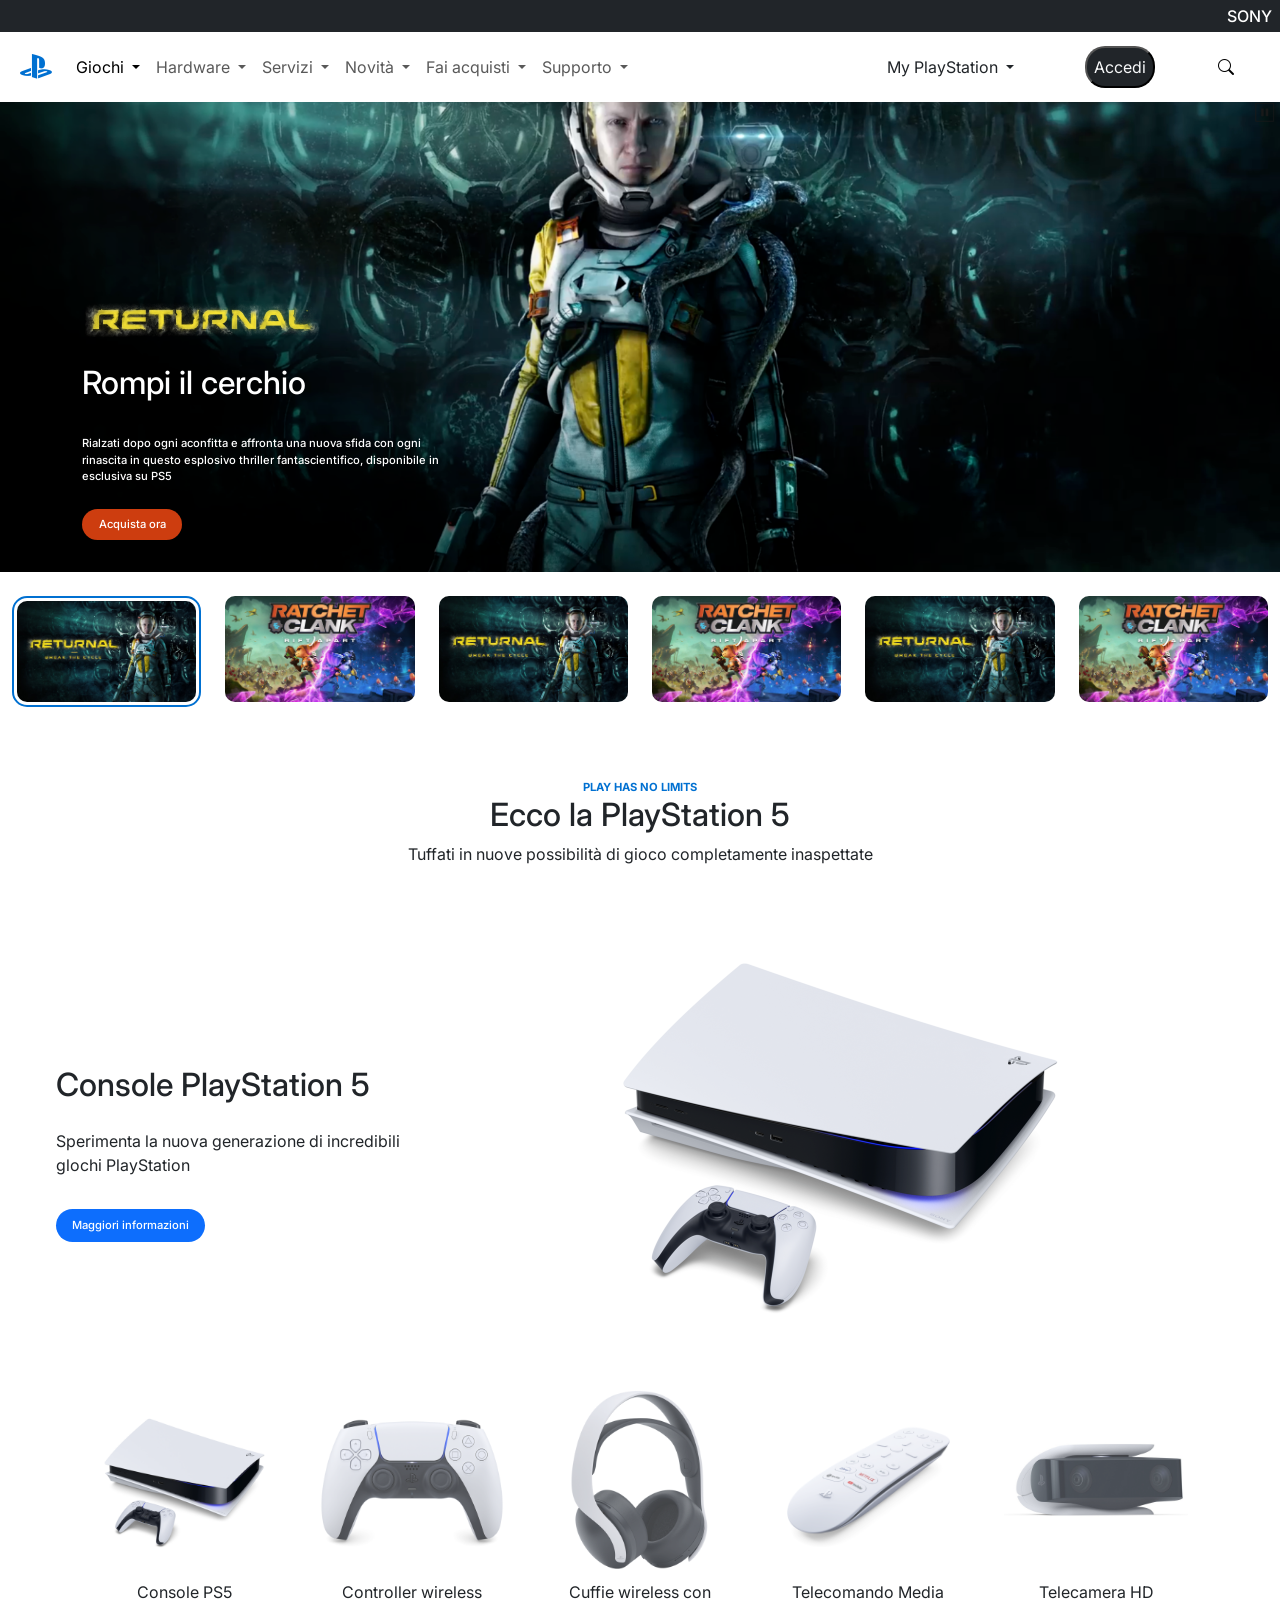
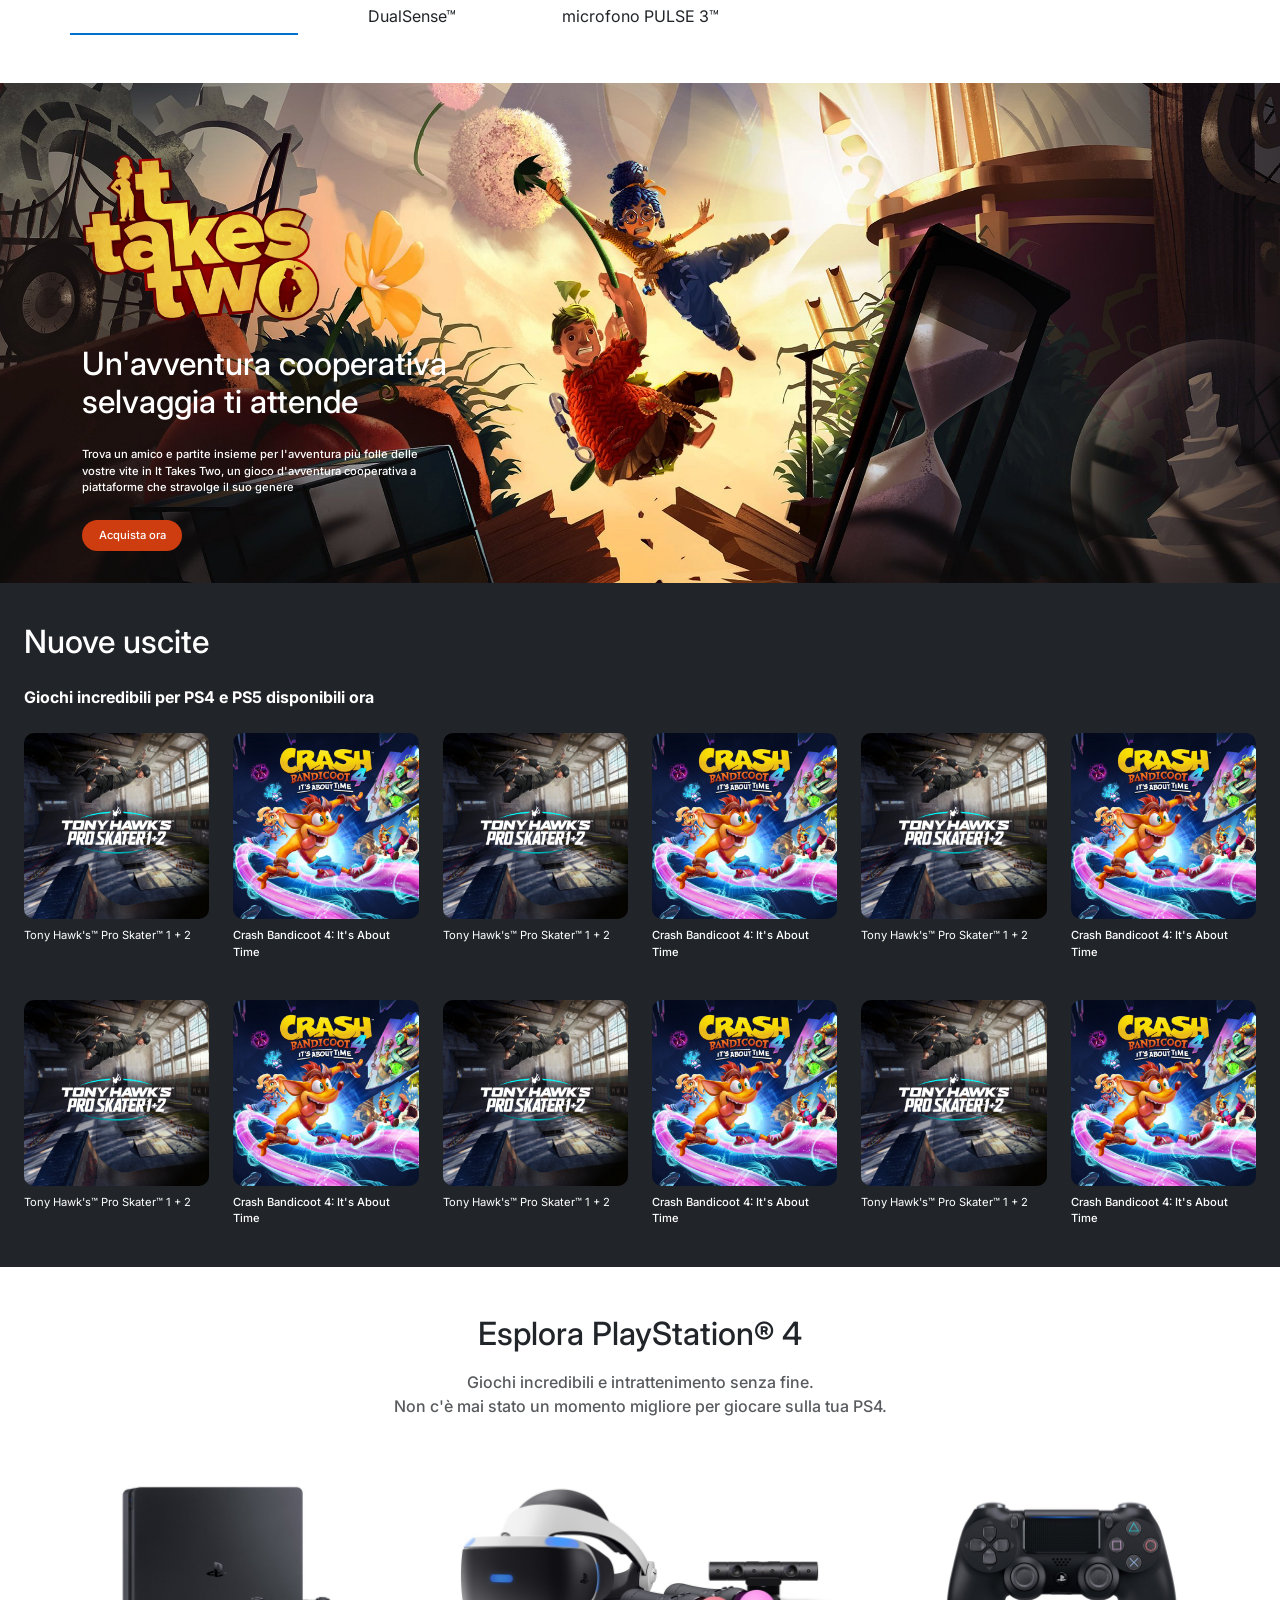
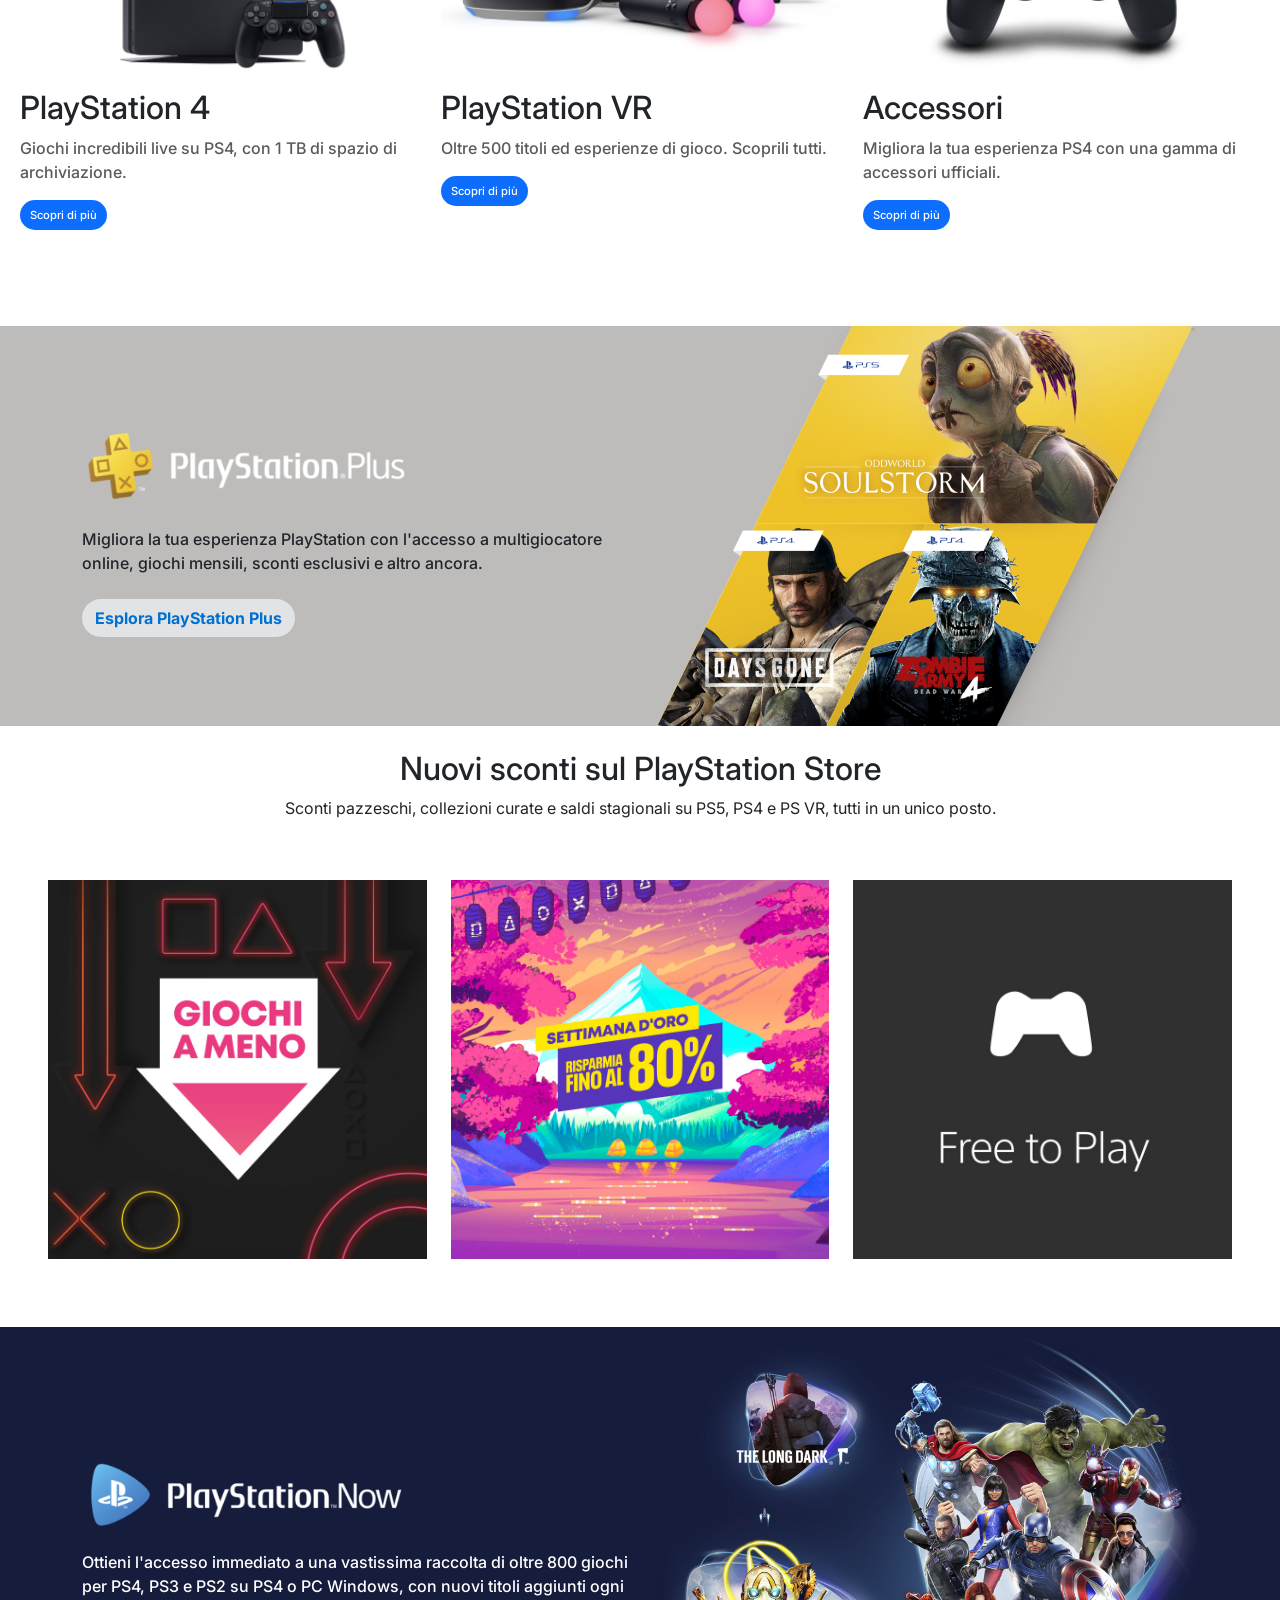
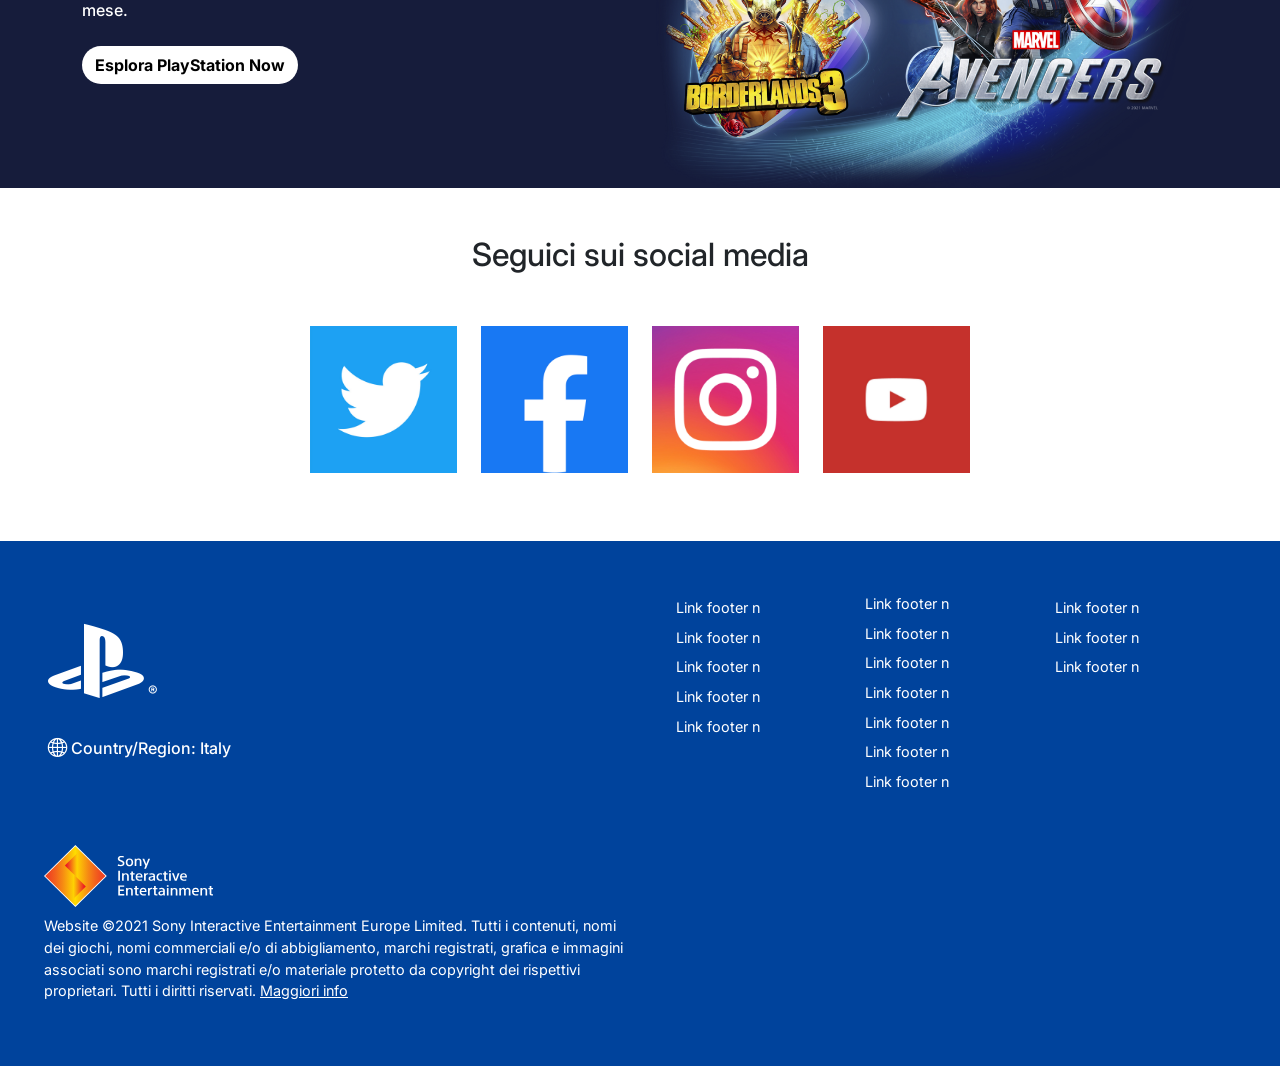
<file: index.html>
<!DOCTYPE html>
<html lang="it">

<head>
    <meta charset="UTF-8">
    <meta name="viewport" content="width=device-width, initial-scale=1.0">
    <title>htmlcss-playstation</title>

    <link rel="stylesheet" href="https://cdn.jsdelivr.net/npm/bootstrap-icons@1.13.1/font/bootstrap-icons.min.css">
    <link href="https://cdn.jsdelivr.net/npm/bootstrap@5.3.8/dist/css/bootstrap.min.css" rel="stylesheet"
        integrity="sha384-sRIl4kxILFvY47J16cr9ZwB07vP4J8+LH7qKQnuqkuIAvNWLzeN8tE5YBujZqJLB" crossorigin="anonymous">
    <link href="https://fonts.googleapis.com/css2?family=Inter:wght@300;400;500;600;700&display=swap" rel="stylesheet">
    <link rel="stylesheet" href="./Style/index.css">
    <link rel="stylesheet" href="./Style/utility.css">

</head>

<body>

    <!-- TOP BAR -->

    <div class="bg-dark text-white py-1 pe-2">
        <div class=" d-flex justify-content-end fw-500">
            <div>
                SONY
            </div>
        </div>
    </div>

    <!-- NAVBAR -->

    <nav class="navbar navbar-expand-lg dimensione-navbar sticky-top bg-white">
        <div class="container-fluid mx-2">
            <a class="navbar-brand" href="#">
                <i class="bi bi-playstation logo-navbar"></i>
            </a>
            <button class="navbar-toggler humburger-size" type="button" data-bs-toggle="collapse"
                data-bs-target="#navbarNavAltMarkup" aria-controls="navbarNavAltMarkup" aria-expanded="false"
                aria-label="Toggle navigation">
                <span class="navbar-toggler-icon"></span>
            </button>

            <div class="collapse navbar-collapse" id="navbarNavAltMarkup">

                <ul class="navbar-nav me-auto col-lg-8">

                    <!-- Giochi Dropdown -->

                    <li class="nav-item dropdown">
                        <a class="nav-link active dropdown-toggle" aria-current="page" href="./index.html"
                            id="giochiDropdown" role="button" data-bs-toggle="dropdown" aria-expanded="false">
                            Giochi
                        </a>
                        <div class="dropdown-menu" aria-labelledby="giochiDropdown">

                            <div class="d-flex">

                                <div>
                                    <img src="./img/play-menu-ico.png" alt="logo della console ps5">
                                    <a class="dropdown-item" href="#">Action RPG</a>
                                </div>

                                <div>
                                    <img src="./img/play-menu-ico.png" alt="logo della console ps5">
                                    <a class="dropdown-item" href="#">FPS</a>
                                </div>

                                <div>
                                    <img src="./img/play-menu-ico.png" alt="logo della console ps5">
                                    <a class="dropdown-item" href="#">MMO</a>
                                </div>

                                <div>
                                    <img src="./img/play-menu-ico.png" alt="logo della console ps5">
                                    <a class="dropdown-item" href="./index.html">Tutti i Giochi</a>
                                </div>

                            </div>
                        </div>
                    </li>

                    <!-- Hardware Dropdown -->

                    <li class="nav-item dropdown">
                        <a class="nav-link dropdown-toggle" href="#" id="hardwareDropdown" role="button"
                            data-bs-toggle="dropdown" aria-expanded="false">
                            Hardware
                        </a>
                        <div class="dropdown-menu" aria-labelledby="hardwareDropdown">

                            <div class="d-flex">

                                <div>
                                    <img src="./img/play-menu-ico.png" alt="logo della console ps5">
                                    <a class="dropdown-item" href="#">PS5</a>
                                </div>

                                <div>
                                    <img src="./img/play-menu-ico.png" alt="logo della console ps5">
                                    <a class="dropdown-item" href="#">PS5 Pro</a>
                                </div>

                                <div>
                                    <img src="./img/play-menu-ico.png" alt="logo della console ps5">
                                    <a class="dropdown-item" href="#">Controller</a>
                                </div>

                                <div>
                                    <hr class="dropdown-divider">
                                </div>

                                <div>
                                    <img src="./img/play-menu-ico.png" alt="logo della console ps5">
                                    <a class="dropdown-item" href="#">Accessori</a>
                                </div>
                            </div>
                    </li>

                    <!-- Servizi Dropdown -->

                    <li class="nav-item dropdown">
                        <a class="nav-link dropdown-toggle" href="#" id="serviziDropdown" role="button"
                            data-bs-toggle="dropdown" aria-expanded="false">
                            Servizi
                        </a>
                        <ul class="dropdown-menu" aria-labelledby="serviziDropdown">

                            <div class="d-flex">

                                <div>
                                    <img src="./img/play-menu-ico.png" alt="logo della console ps5">
                                    <a class="dropdown-item" href="#">PlayStation Plus</a>
                                </div>

                                <div>
                                    <img src="./img/play-menu-ico.png" alt="logo della console ps5">
                                    <a class="dropdown-item" href="#">PlayStation Now</a>
                                </div>

                                <div>
                                    <hr class="dropdown-divider">
                                </div>

                                <div>
                                    <img src="./img/play-menu-ico.png" alt="logo della console ps5">
                                    <a class="dropdown-item" href="#">Account</a>
                                </div>

                            </div>
                        </ul>
                    </li>

                    <!-- Novità Dropdown -->

                    <li class="nav-item dropdown">
                        <a class="nav-link dropdown-toggle" href="#" id="novitaDropdown" role="button"
                            data-bs-toggle="dropdown" aria-expanded="false">
                            Novità
                        </a>
                        <div class="dropdown-menu" aria-labelledby="novitaDropdown">

                            <div class="d-flex">

                                <div>
                                    <img src="./img/play-menu-ico.png" alt="logo della console ps5">
                                    <a class="dropdown-item" href="#">Uscite recenti</a>
                                </div>

                                <div>
                                    <img src="./img/play-menu-ico.png" alt="logo della console ps5">
                                    <a class="dropdown-item" href="#">Prossime uscite</a>
                                </div>

                                <div>
                                    <img src="./img/play-menu-ico.png" alt="logo della console ps5">
                                    <a class="dropdown-item" href="#">Aggiornamenti</a>
                                </div>
                            </div>
                        </div>
                    </li>

                    <!-- Acquisti Dropdown -->

                    <li class="nav-item dropdown">
                        <a class="nav-link dropdown-toggle" href="#" id="acquistiDropdown" role="button"
                            data-bs-toggle="dropdown" aria-expanded="false">
                            Fai acquisti
                        </a>

                        <div class="dropdown-menu" aria-labelledby="acquistiDropdown">

                            <div class="d-flex">

                                <div>

                                    <img src="./img/play-menu-ico.png" alt="logo della console ps5">
                                    <a class="dropdown-item" href="#">Store PS5</a>

                                </div>


                                <div>
                                    <img src="./img/play-menu-ico.png" alt="logo della console ps5">
                                    <a class="dropdown-item" href="#">Offerte</a>

                                </div>

                                <div>
                                    <hr class="dropdown-divider">
                                </div>
                                <div>
                                    <img src="./img/play-menu-ico.png" alt="logo della console ps5">
                                    <a class="dropdown-item" href="#">Carrello</a>
                                </div>

                            </div>
                        </div>
                    </li>

                    <!-- Supporto Dropdown -->

                    <li class="nav-item dropdown">

                        <a class="nav-link dropdown-toggle" href="#" id="supportoDropdown" role="button"
                            data-bs-toggle="dropdown" aria-expanded="false">
                            Supporto
                        </a>

                        <div class="dropdown-menu" aria-labelledby="supportoDropdown">

                            <div class="d-flex">

                                <div>
                                    <img src="./img/play-menu-ico.png" alt="logo della console ps5">
                                    <a class="dropdown-item" href="#">Assistenza tecnica</a>
                                </div>

                                <div>
                                    <img src="./img/play-menu-ico.png" alt="logo della console ps5">
                                    <a class="dropdown-item" href="#">Chat</a>
                                </div>

                                <div>
                                    <img src="./img/play-menu-ico.png" alt="logo della console ps5">
                                    <a class="dropdown-item" href="#">FAQ</a>
                                </div>
                            </div>

                        </div>
                    </li>
                </ul>

                <!-- PlayStation Dropdown -->

                <div class="row col-lg-4  align-items-center justify-content-end">

                    <div class="nav-item dropdown col-6">

                        <a class="nav-link dropdown-toggle" href="#" id="PlayStationDropdown" role="button"
                            data-bs-toggle="dropdown" aria-expanded="false">
                            My PlayStation
                        </a>

                        <div class="dropdown-menu" aria-labelledby="PlayStationDropdown">

                            <div class="d-flex ">

                                <div>
                                    <img src="./img/play-menu-ico.png" alt="logo della console ps5"><a
                                        class="dropdown-item" href="#">Assistenza tecnica</a>
                                </div>

                                <div>
                                    <img src="./img/play-menu-ico.png" alt="logo della console ps5"><a
                                        class="dropdown-item" href="#">Chat</a>
                                </div>
                                <div>
                                    <img class="" src="./img/play-menu-ico.png" alt="logo della console ps5"><a
                                        class="dropdown-item" href="#">FAQ</a>
                                </div>

                            </div>

                        </div>
                    </div>

                    <div class="col-4 ">

                        <button class="text-light bg-dark button-accedi ">Accedi</button>

                    </div>

                    <div class="col-2 ">

                        <a href="#"><i class="bi bi-search icon-search"></i></a>

                    </div>

                </div>
            </div>
        </div>
    </nav>

    <!-- SECTION RETURNAL -->

    <section class="returnal-background text-white">

        <div class="container h-100 d-flex flex-column justify-content-end pb-4">

            <img class="img-overlay" src="./img/returnal-hero-banner-logo.png" alt="Nome del gioco 'returnal'">

            <h1 class="font-size-2 py-4 col-lg-4">Rompi il cerchio</h1>

            <p class="font-size-07 fw-500 col-lg-4">
                Rialzati dopo ogni aconfitta e affronta una nuova sfida con ogni
                rinascita in questo esplosivo thriller fantascientifico,
                disponibile in esclusiva su PS5
            </p>

            <a href="./forum-acquisti.html" class="btn btn-acquista text-white font-size-07 fw-500 my-2">
                Acquista ora
            </a>

        </div>
    </section>

    <!-- SECTION GAMES -->

    <section class="games-section py-4 mb-5">
        <div class="container-fluid ">

            <div class="row g-4">

                <div class="col-6 col-sm-4 col-lg-2">
                    <div class="game-card selected">
                        <div class="border-wrapper img-hover">

                            <img src="./img/returnal-listing-thumb-01-ps5.jpg" alt="Gioco 1"
                                class="img-fluid border-img ">

                        </div>
                    </div>
                </div>

                <div class="col-6 col-sm-4 col-lg-2">
                    <div class="game-card img-hover">
                        <img src="./img/ratchet-and-clank-rift-apart-keyart.jpg" alt="Gioco 2"
                            class="img-fluid border-img">

                    </div>
                </div>

                <div class="col-6 col-sm-4 col-lg-2">
                    <div class="game-card img-hover">
                        <img src="./img/returnal-listing-thumb-01-ps5.jpg" alt="Gioco 1" class="img-fluid border-img">

                    </div>
                </div>

                <div class="col-6 col-sm-4 col-lg-2">
                    <div class="game-card img-hover">
                        <img src="./img/ratchet-and-clank-rift-apart-keyart.jpg" alt="Gioco 2"
                            class="img-fluid border-img">

                    </div>
                </div>

                <div class="col-6 col-sm-4 col-lg-2">
                    <div class="game-card img-hover">
                        <img src="./img/returnal-listing-thumb-01-ps5.jpg" alt="Gioco 1" class="img-fluid border-img">

                    </div>
                </div>

                <div class="col-6 col-sm-4 col-lg-2">
                    <div class="game-card img-hover">
                        <img src="./img/ratchet-and-clank-rift-apart-keyart.jpg" alt="Gioco 2"
                            class="img-fluid border-img">

                    </div>
                </div>

            </div>
        </div>
    </section>

    <!-- SECTION PS5 -->

    <input type="radio" name="product" id="ps5-radio" class="d-none" checked>
    <input type="radio" name="product" id="joypad-radio" class="d-none">
    <input type="radio" name="product" id="headset-radio" class="d-none">
    <input type="radio" name="product" id="remote-radio" class="d-none">
    <input type="radio" name="product" id="camera-radio" class="d-none">

    <section class="ps5-section px-2" id="ps5-section">
        <div class="ps5-content text-center">

            <p class="font-size-07 azurro fw-bold mb-0">PLAY HAS NO LIMITS</p>
            <h2>Ecco la PlayStation 5</h2>
            <p>Tuffati in nuove possibilità di gioco completamente inaspettate</p>

        </div>

        <div class="container-fluid px-5">

            <div class="row  align-items-center py-5">

                <div class="col-md-6 pt-5 col-lg-4">
                    <h2>Console PlayStation 5</h2>
                    <p class="py-3">Sperimenta la nuova generazione di incredibili glochi PlayStation</p>
                    <button class="ps5-button font-size-07 px-3 py-2 fw-500 bg-primary text-white">Maggiori
                        informazioni</button>
                </div>


                <div class="col-md-6 col-lg-8">

                    <div class="hero-image py-5">

                        <img class="ps5-img" src="./img/playstation-5-thumb.png" alt="Console PS5">
                        <img class="ps5-img" src="./img/joypad-thumb.png" alt="DualSense Controller">
                        <img class="ps5-img" src="./img/headset-thumb.png" alt="PULSE 3D Headset">
                        <img class="ps5-img" src="./img/remote-thumb.png" alt="Media Remote">
                        <img class="ps5-img" src="./img/camera-thumb.jpg" alt="HD Camera">

                    </div>

                </div>
            </div>
        </div>

        <div class="container">

            <div class="row">

                <div class="col-md col-4 mb-5 liena-select">

                    <label for="ps5-radio" class="product-label">

                        <img class=" ps5-img" src="./img/playstation-5-thumb.png" alt="console ps5">
                        <p class="d-none d-md-block mt-2 text-center">Console PS5</p>

                    </label>
                </div>

                <div class="col-md col-4 mb-4 hover-linea">

                    <label for="joypad-radio" class="product-label">

                        <img class="ps5-img opacity" src="./img/joypad-thumb.png" alt="controller ps5">
                        <p class="d-none d-md-block mt-2 text-center ">Controller wireless DualSense&#8482;</p>

                    </label>
                </div>

                <div class="col-md col-4 mb-4 hover-linea">

                    <label for="headset-radio" class="product-label">

                        <img class="ps5-img opacity" src="./img/headset-thumb.png" alt="cuffie wireless">
                        <p class="d-none d-md-block mt-2 text-center">Cuffie wireless con microfono PULSE 3&#8482;</p>

                    </label>
                </div>

                <div class="col-md col-4 mb-4 hover-linea">

                    <label for="remote-radio" class="product-label">

                        <img class="ps5-img opacity" src="./img/remote-thumb.png" alt="telecomando">
                        <p class="d-none d-md-block mt-2 text-center">Telecomando Media</p>

                    </label>
                </div>

                <div class="col-md col-4 mb-4 hover-linea">

                    <label for="camera-radio" class="product-label">

                        <img class="ps5-img opacity" src="./img/camera-thumb.jpg" alt="telecamera">
                        <p class="d-none d-md-block mt-2 text-center">Telecamera HD</p>

                    </label>
                </div>

            </div>
        </div>
    </section>

    <!-- SECTION IT TAKES TWO -->

    <section class="it-takes-two-background text-white ">

        <div class="container h-100 d-flex flex-column justify-content-end pb-4">

            <img class="img-overlay" src="./img/it-takes-two-logo.png" alt="Nome del gioco 'returnal'">

            <h1 class="font-size-2 pb-3 pt-4 col-lg-4">Un'avventura cooperativa selvaggia ti attende</h1>

            <p class="font-size-07 fw-500 pe-3 col-lg-4">
                Trova un amico e partite insieme per l'avventura più folle delle vostre vite in It Takes Two,
                un gioco d'avventura cooperativa a piattaforme che
                stravolge il suo genere
            </p>

            <a href="./forum-acquisti.html" class="btn btn-acquista text-white font-size-07 fw-500 my-2">
                Acquista ora
            </a>

        </div>
    </section>

    <!-- SECTION NUOVE USCITE -->

    <section class="nuove-uscite-section bg-dark text-white py-4 mb-5">
        <div class="container-fluid px-4">

            <div class="row g-4">

                <h2 class="py-3 font-size-2">Nuove uscite</h2>
                <p class="my-0"><strong>Giochi incredibili per PS4 e PS5 disponibili ora</strong></p>

                <div class="col-6 col-sm-4 col-lg-2">
                    <div class="nuove-uscite-card">

                        <img src="./img/tony-hawks-pro-skater-1-2-store-art.jpg" alt="Gioco 1"
                            class="img-fluid border-img img-hover">

                        <p class="font-size-07 mt-2">Tony Hawk's&#8482; Pro Skater&#8482; 1 + 2</p>

                    </div>
                </div>

                <div class="col-6 col-sm-4 col-lg-2">
                    <div class="nuove-uscite-card">

                        <img src="./img/crash-bandicoot-4-its-about-time-store-art.jpg" alt="Gioco 2"
                            class="img-fluid border-img img-hover">

                        <p class="font-size-07 fw-500 mt-2">Crash Bandicoot 4: It's About Time</p>

                    </div>
                </div>

                <div class="col-6 col-sm-4 col-lg-2">
                    <div class="nuove-uscite-card">

                        <img src="./img/tony-hawks-pro-skater-1-2-store-art.jpg" alt="Gioco 1"
                            class="img-fluid border-img img-hover">

                        <p class="font-size-07 mt-2">Tony Hawk's&#8482; Pro Skater&#8482; 1 + 2</p>

                    </div>
                </div>

                <div class="col-6 col-sm-4 col-lg-2">
                    <div class="nuove-uscite-card">

                        <img src="./img/crash-bandicoot-4-its-about-time-store-art.jpg" alt="Gioco 2"
                            class="img-fluid border-img img-hover">

                        <p class="font-size-07 fw-500 mt-2">Crash Bandicoot 4: It's About Time</p>

                    </div>
                </div>

                <div class="col-6 col-sm-4 col-lg-2">
                    <div class="nuove-uscite-card">

                        <img src="./img/tony-hawks-pro-skater-1-2-store-art.jpg" alt="Gioco 1"
                            class="img-fluid border-img img-hover">

                        <p class="font-size-07 mt-2">Tony Hawk's&#8482; Pro Skater&#8482; 1 + 2</p>

                    </div>
                </div>

                <div class="col-6 col-sm-4 col-lg-2">
                    <div class="nuove-uscite-card">

                        <img src="./img/crash-bandicoot-4-its-about-time-store-art.jpg" alt="Gioco 2"
                            class="img-fluid border-img img-hover">

                        <p class="font-size-07 fw-500 mt-2">Crash Bandicoot 4: It's About Time</p>

                    </div>
                </div>

                <div class="col-6 col-sm-4 col-lg-2">
                    <div class="nuove-uscite-card">

                        <img src="./img/tony-hawks-pro-skater-1-2-store-art.jpg" alt="Gioco 1"
                            class="img-fluid border-img img-hover">

                        <p class="font-size-07 mt-2">Tony Hawk's&#8482; Pro Skater&#8482; 1 + 2</p>

                    </div>
                </div>

                <div class="col-6 col-sm-4 col-lg-2">
                    <div class="nuove-uscite-card">

                        <img src="./img/crash-bandicoot-4-its-about-time-store-art.jpg" alt="Gioco 2"
                            class="img-fluid border-img img-hover">

                        <p class="font-size-07 fw-500 mt-2">Crash Bandicoot 4: It's About Time</p>

                    </div>
                </div>

                <div class="col-6 col-sm-4 col-lg-2">
                    <div class="nuove-uscite-card">

                        <img src="./img/tony-hawks-pro-skater-1-2-store-art.jpg" alt="Gioco 1"
                            class="img-fluid border-img img-hover">

                        <p class="font-size-07 mt-2">Tony Hawk's&#8482; Pro Skater&#8482; 1 + 2</p>

                    </div>
                </div>

                <div class="col-6 col-sm-4 col-lg-2">
                    <div class="nuove-uscite-card">

                        <img src="./img/crash-bandicoot-4-its-about-time-store-art.jpg" alt="Gioco 2"
                            class="img-fluid border-img img-hover">

                        <p class="font-size-07 fw-500 mt-2">Crash Bandicoot 4: It's About Time</p>

                    </div>
                </div>

                <div class="col-6 col-sm-4 col-lg-2">
                    <div class="nuove-uscite-card">

                        <img src="./img/tony-hawks-pro-skater-1-2-store-art.jpg" alt="Gioco 1"
                            class="img-fluid border-img img-hover">

                        <p class="font-size-07 mt-2">Tony Hawk's&#8482; Pro Skater&#8482; 1 + 2</p>

                    </div>
                </div>

                <div class="col-6 col-sm-4 col-lg-2">
                    <div class="nuove-uscite-card">

                        <img src="./img/crash-bandicoot-4-its-about-time-store-art.jpg" alt="Gioco 2"
                            class="img-fluid border-img img-hover">

                        <p class="font-size-07 fw-500 mt-2">Crash Bandicoot 4: It's About Time</p>

                    </div>
                </div>

            </div>
        </div>
    </section>

    <!-- SECTION PS4 -->

    <section class="ps4-section px-2 mb-5 pb-5">
        <div class="ps4-content text-center">

            <h1 class="mb-3 fw-500 font-size-2">Esplora PlayStation&#174; 4</h1>

            <p class="mx-0 my-0 opacity fw-500">
                Giochi incredibili e intrattenimento senza fine.

            </p>

            <p class="mx-0 my-0 mb-5 opacity fw-500">
                Non c'è mai stato un momento migliore per giocare
                sulla tua PS4.
            </p>

        </div>

        <div class="container-fluid">

            <div class="row">

                <div class="col-12 col-md-4">
                    <img class="ps5-img" src="./img/ps4-slim-homepage-image-block.jpg"
                        alt="playstation 4 con un controller davanti">
                    <h1 class="fw-500 font-size-2">PlayStation 4</h1>
                    <p class="fw-500 opacity">Giochi incredibili live su PS4, con 1 TB di spazio di archiviazione.</p>
                    <button class="ps5-button font-size-07 padding-scopri-di-più fw-500 bg-primary text-white">Scopri di
                        più</button>
                </div>

                <div class="col-12 col-md-4">
                    <img class="ps5-img" src="./img/double11-202010-tw-psvr.jpg"
                        alt="playstation 4 con un controller davanti">
                    <h1 class="fw-500 font-size-2">PlayStation VR</h1>
                    <p class="fw-500 opacity">Oltre 500 titoli ed esperienze di gioco. Scoprili tutti.</p>
                    <button class="ps5-button font-size-07 padding-scopri-di-più fw-500 bg-primary text-white">Scopri di
                        più</button>
                </div>

                <div class="col-12 col-md-4">
                    <img class="ps5-img" src="./img/dualshock-4-listing-thumb.jpg"
                        alt="playstation 4 con un controller davanti">
                    <h1 class="fw-500 font-size-2">Accessori</h1>
                    <p class="fw-500 opacity">
                        Migliora la tua esperienza PS4 con una gamma di
                        accessori ufficiali.
                    </p>
                    <button class="ps5-button font-size-07 padding-scopri-di-più fw-500 bg-primary text-white">Scopri di
                        più</button>
                </div>
            </div>
        </div>
    </section>

    <!-- SECTION PS PLUS -->

    <section class="background-ps-plus py-5 py-md-0">
        <div class="container ">
            <div class="row justify-content-between align-items-center">

                <div class="col-12 col-md-6">

                    <img class="img-ps-plus pt-3" src="./img/ps-plus-logo.png" alt="icona ps plus">

                    <p class="fw-500 pt-4 pb-2">
                        Migliora la tua esperienza PlayStation con l'accesso a multigiocatore online,
                        giochi mensili, sconti esclusivi e altro ancora.
                    </p>

                    <a href="#" class="button-ps-plus text-decoration-none bg-secondary-subtle btn fw-bold ">Esplora
                        PlayStation Plus</a>

                </div>

                <div class="col-md-6">

                    <img class="ps5-img d-none d-md-block"
                        src="./img/ps-plus-april-monthly-games-featured-image-block.png"
                        alt="banner che rappresenta 3 giochi ps plus">
                </div>
            </div>
        </div>
    </section>

    <!-- SECTION NOVITà E SCONTI  -->

    <section class="background-sconti ">
        <div class="container-fluid px-5 mb-5">
            <div class="row">

                <div class="col-12 py-4">

                    <h1 class="text-center font-size-2">Nuovi sconti sul PlayStation Store</h1>

                    <p class="text-center">
                        Sconti pazzeschi, collezioni curate e saldi stagionali su PS5,
                        PS4 e PS VR, tutti in un unico posto.
                    </p>

                </div>

                <div class="col-12 col-md-4">

                    <img class="sconti-img img-hover" src="./img/playstation-store-games-under-20-spotlight.jpg"
                        alt="img che rappresenta la scritta giochi a meno">

                </div>

                <div class="col-12 col-md-4">

                    <img class="sconti-img img-hover" src="./img/playstation-store-golden-week-sale-spotlight.jpg"
                        alt="img che rappresenta la scritta settimana d'oro">

                </div>

                <div class="col-12 col-md-4">

                    <img class="sconti-img img-hover" src="./img/playstation-store-free-to-play-spotlight.png"
                        alt="img che rappresenta la scritta free to play">

                </div>

            </div>
        </div>
    </section>

    <!-- SECTION PS NOW -->

    <section class="background-ps-now py-5 text-white py-md-0">
        <div class="container">
            <div class="row justify-content-between align-items-center">

                <div class="col-12 col-md-6">
                    <img class="img-ps-plus pt-3" src="./img/ps-now-logo-two-column.png" alt="icona ps plus">

                    <p class=" fw-500 pt-4 pb-2">
                        Ottieni l'accesso immediato a una vastissima raccolta di oltre
                        800 giochi per PS4, PS3 e PS2 su PS4 o PC Windows, con nuovi titoli aggiunti ogni mese.
                    </p>

                    <a href="#" class="button-ps-now btn fw-bold ">Esplora PlayStation Now</a>

                </div>

                <div class="col-md-6">

                    <img class="ps5-img d-none d-md-block" src="./img/ps-now-april-featured-image-block.png"
                        alt="banner che rappresenta 3 giochi ps plus">
                </div>

            </div>
        </div>
    </section>

    <!-- SECTION SOCIAL -->

    <section class="background-social ">
        <div class="container">
            <div class="row pb-5 justify-content-center">

                <div class="col-12 pt-5 pb-4">

                    <h2 class="text-center">Seguici sui social media</h2>

                </div>

                <div class="col-6 col-sm-3 social-box-img">

                    <img class="social-img img-hover" src="./img/twitter.jpg"
                        alt="img che rappresenta la scritta giochi a meno">

                </div>

                <div class="col-6 col-sm-3 social-box-img">

                    <img class="social-img img-hover" src="./img/facebook.jpg"
                        alt="img che rappresenta la scritta settimana d'oro">

                </div>

                <div class="col-6 col-sm-3 social-box-img">

                    <img class="social-img img-hover" src="./img/instagram.jpg"
                        alt="img che rappresenta la scritta free to play">

                </div>

                <div class="col-6 col-sm-3 social-box-img">

                    <img class="social-img img-hover" src="./img/youtube.png"
                        alt="img che rappresenta la scritta free to play">

                </div>

            </div>
        </div>
    </section>

    <!-- FOOTER / COPYWRIGHT -->

    <footer class="background-footer text-white">

        <div class="container-fluid px-5 ">
            <div class="row justify-content-between">

                <div class="pt-5 col-lg-3">

                    <i class="bi bi-playstation logo-ps-footer"></i>
                    <span class="f-size-09">&#174;</span>

                    <p class="pb-3">
                        <i class="bi bi-globe2 f-size-12"></i>
                        <span class=" fw-500 ">Country/Region: Italy</span>
                    </p>
                </div>


                <div class="col-lg-6 pt-5 ">

                    <div class="container-fluid ps-4">
                        <div class="row ">
                            <div class="d-flex flex-column py-1 col-md-4">

                                <a class="text-decoration-none text-white f-size-09 py-1" href="#">Link footer n</a>
                                <a class="text-decoration-none text-white f-size-09 py-1" href="#">Link footer n</a>
                                <a class="text-decoration-none text-white f-size-09 py-1" href="#">Link footer n</a>
                                <a class="text-decoration-none text-white f-size-09 py-1" href="#">Link footer n</a>
                                <a class="text-decoration-none text-white f-size-09 py-1" href="#">Link footer n</a>

                            </div>

                            <div class="d-flex flex-column col-md-4">

                                <a class="text-decoration-none text-white f-size-09 py-1" href="#">Link footer n</a>
                                <a class="text-decoration-none text-white f-size-09 py-1" href="#">Link footer n</a>
                                <a class="text-decoration-none text-white f-size-09 py-1" href="#">Link footer n</a>
                                <a class="text-decoration-none text-white f-size-09 py-1" href="#">Link footer n</a>
                                <a class="text-decoration-none text-white f-size-09 py-1" href="#">Link footer n</a>
                                <a class="text-decoration-none text-white f-size-09 py-1" href="#">Link footer n</a>
                                <a class="text-decoration-none text-white f-size-09 py-1" href="#">Link footer n</a>


                            </div>

                            <div class="d-flex flex-column py-1 col-md-4">

                                <a class="text-decoration-none text-white f-size-09 py-1" href="#">Link footer n</a>
                                <a class="text-decoration-none text-white f-size-09 py-1" href="#">Link footer n</a>
                                <a class="text-decoration-none text-white f-size-09 py-1" href="#">Link footer n</a>

                            </div>
                        </div>
                    </div>
                </div>
            </div>
        </div>

        <div class="container-fluid px-5">
            <div class="row flex-column">
                <div class="pt-5 ps-2 col-4 col-lg-3">

                    <img class="img-footer" src="./img/sie-logo.svg" alt="logo di sony interactive enterteiment">

                </div>

                <div class="pb-5 ps-2 col-12 pt-2 col-lg-6">

                    <p class="f-size-09">
                        Website ©2021 Sony Interactive Entertainment Europe Limited. Tutti i contenuti,
                        nomi dei giochi, nomi commerciali e/o di abbigliamento, marchi registrati,
                        grafica e immagini associati sono marchi registrati e/o materiale protetto da copyright
                        dei rispettivi proprietari. Tutti i diritti riservati. <a class="text-white" href="#">Maggiori
                            info</a>
                    </p>

                </div>
            </div>
        </div>
    </footer>

    <script src="https://cdn.jsdelivr.net/npm/bootstrap@5.3.8/dist/js/bootstrap.bundle.min.js"
        integrity="sha384-FKyoEForCGlyvwx9Hj09JcYn3nv7wiPVlz7YYwJrWVcXK/BmnVDxM+D2scQbITxI" crossorigin="anonymous">
        </script>
</body>

</html>
</file>
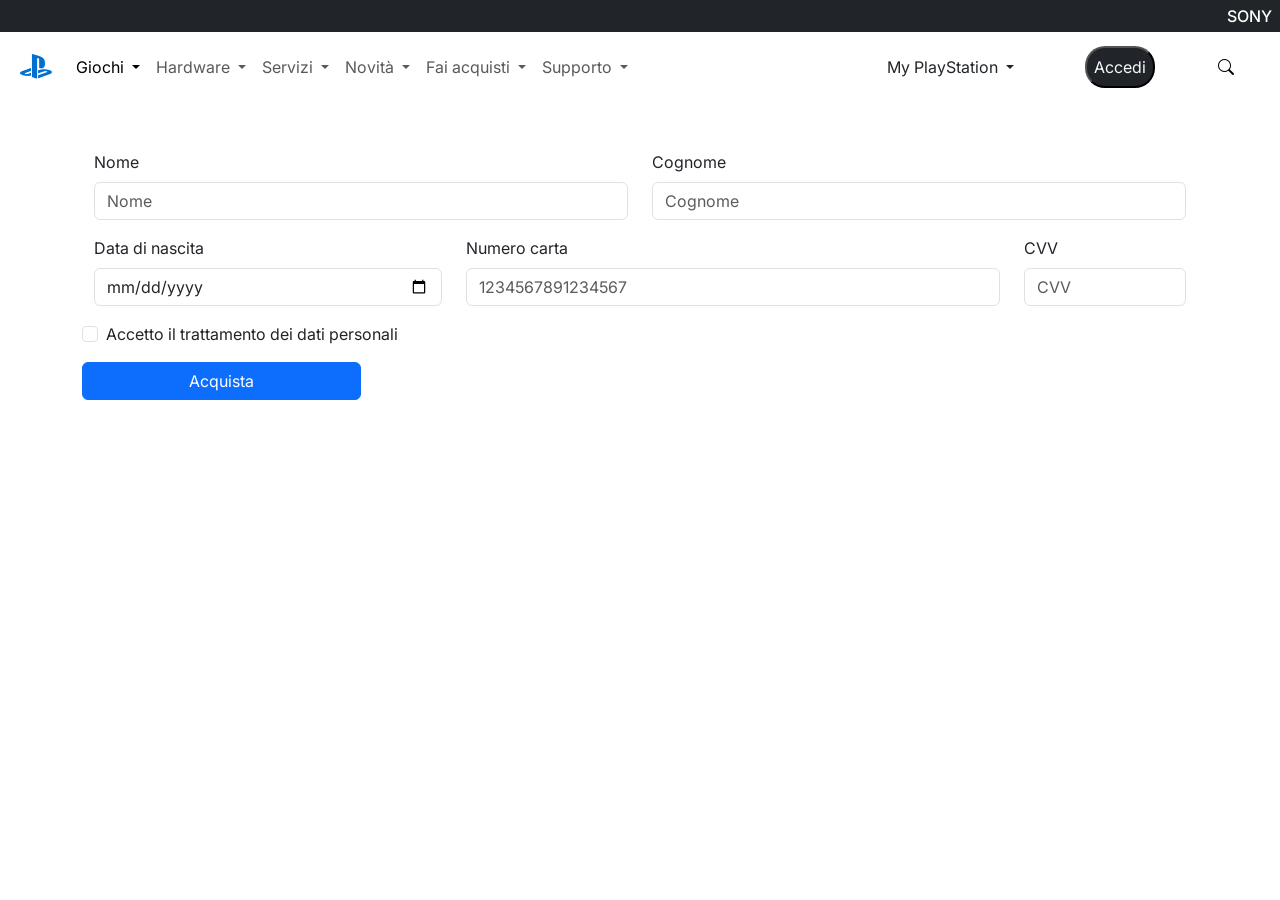
<file: forum-acquisti.html>
<!DOCTYPE html>
<html lang="it">

<head>
    <meta charset="UTF-8">
    <meta name="viewport" content="width=device-width, initial-scale=1.0">
    <title>htmlcss-playstation</title>

    <link rel="stylesheet" href="https://cdn.jsdelivr.net/npm/bootstrap-icons@1.13.1/font/bootstrap-icons.min.css">
    <link href="https://cdn.jsdelivr.net/npm/bootstrap@5.3.8/dist/css/bootstrap.min.css" rel="stylesheet"
        integrity="sha384-sRIl4kxILFvY47J16cr9ZwB07vP4J8+LH7qKQnuqkuIAvNWLzeN8tE5YBujZqJLB" crossorigin="anonymous">
    <link href="https://fonts.googleapis.com/css2?family=Inter:wght@300;400;500;600;700&display=swap" rel="stylesheet">
    <link rel="stylesheet" href="./Style/index.css">
    <link rel="stylesheet" href="./Style/utility.css">

</head>

<body>

    <!-- TOP BAR -->

    <div class="bg-dark text-white py-1 pe-2">
        <div class=" d-flex justify-content-end fw-500">
            <div>
                SONY
            </div>
        </div>
    </div>

    <!-- NAVBAR -->

    <nav class="navbar navbar-expand-lg dimensione-navbar sticky-top bg-white">
        <div class="container-fluid mx-2">
            <a class="navbar-brand" href="./index.html">
                <i class="bi bi-playstation logo-navbar"></i>
            </a>
            <button class="navbar-toggler humburger-size" type="button" data-bs-toggle="collapse"
                data-bs-target="#navbarNavAltMarkup" aria-controls="navbarNavAltMarkup" aria-expanded="false"
                aria-label="Toggle navigation">
                <span class="navbar-toggler-icon"></span>
            </button>

            <div class="collapse navbar-collapse" id="navbarNavAltMarkup">

                <ul class="navbar-nav me-auto col-lg-8">

                    <!-- Giochi Dropdown -->

                    <li class="nav-item dropdown">
                        <a class="nav-link active dropdown-toggle" aria-current="page" href="./index.html"
                            id="giochiDropdown" role="button" data-bs-toggle="dropdown" aria-expanded="false">
                            Giochi
                        </a>
                        <ul class="dropdown-menu" aria-labelledby="giochiDropdown">
                            <li><img src="./img/play-menu-ico.png" alt="logo della console ps5"><a class="dropdown-item"
                                    href="#">Action RPG</a></li>
                            <li><img src="./img/play-menu-ico.png" alt="logo della console ps5"><a class="dropdown-item"
                                    href="#">FPS</a></li>
                            <li><img src="./img/play-menu-ico.png" alt="logo della console ps5"><a class="dropdown-item"
                                    href="#">MMO</a></li>
                            <li>
                                <hr class="dropdown-divider">
                            </li>
                            <li><a class="dropdown-item" href="./index.html">Tutti i Giochi</a></li>
                        </ul>
                    </li>

                    <!-- Hardware Dropdown -->

                    <li class="nav-item dropdown">
                        <a class="nav-link dropdown-toggle" href="#" id="hardwareDropdown" role="button"
                            data-bs-toggle="dropdown" aria-expanded="false">
                            Hardware
                        </a>
                        <ul class="dropdown-menu" aria-labelledby="hardwareDropdown">
                            <li><img src="./img/play-menu-ico.png" alt="logo della console ps5"><a class="dropdown-item"
                                    href="#">PS5</a></li>
                            <li><img src="./img/play-menu-ico.png" alt="logo della console ps5"><a class="dropdown-item"
                                    href="#">PS5 Pro</a></li>
                            <li><img src="./img/play-menu-ico.png" alt="logo della console ps5"><a class="dropdown-item"
                                    href="#">Controller</a></li>
                            <li>
                                <hr class="dropdown-divider">
                            </li>
                            <li><a class="dropdown-item" href="#">Accessori</a></li>
                        </ul>
                    </li>

                    <!-- Servizi Dropdown -->

                    <li class="nav-item dropdown">
                        <a class="nav-link dropdown-toggle" href="#" id="serviziDropdown" role="button"
                            data-bs-toggle="dropdown" aria-expanded="false">
                            Servizi
                        </a>
                        <ul class="dropdown-menu" aria-labelledby="serviziDropdown">
                            <li><img src="./img/play-menu-ico.png" alt="logo della console ps5"><a class="dropdown-item"
                                    href="#">PlayStation Plus</a></li>
                            <li><img src="./img/play-menu-ico.png" alt="logo della console ps5"><a class="dropdown-item"
                                    href="#">PlayStation Now</a></li>
                            <li>
                                <hr class="dropdown-divider">
                            </li>
                            <li><a class="dropdown-item" href="#">Account</a></li>
                        </ul>
                    </li>

                    <!-- Novità Dropdown -->

                    <li class="nav-item dropdown">
                        <a class="nav-link dropdown-toggle" href="#" id="novitaDropdown" role="button"
                            data-bs-toggle="dropdown" aria-expanded="false">
                            Novità
                        </a>
                        <ul class="dropdown-menu" aria-labelledby="novitaDropdown">
                            <li><img src="./img/play-menu-ico.png" alt="logo della console ps5"><a class="dropdown-item"
                                    href="#">Uscite recenti</a></li>
                            <li><img src="./img/play-menu-ico.png" alt="logo della console ps5"><a class="dropdown-item"
                                    href="#">Prossime uscite</a></li>
                            <li><img src="./img/play-menu-ico.png" alt="logo della console ps5"><a class="dropdown-item"
                                    href="#">Aggiornamenti</a></li>
                        </ul>
                    </li>

                    <!-- Acquisti Dropdown -->

                    <li class="nav-item dropdown">
                        <a class="nav-link dropdown-toggle" href="#" id="acquistiDropdown" role="button"
                            data-bs-toggle="dropdown" aria-expanded="false">
                            Fai acquisti
                        </a>
                        <ul class="dropdown-menu" aria-labelledby="acquistiDropdown">
                            <li><img src="./img/play-menu-ico.png" alt="logo della console ps5"><a class="dropdown-item"
                                    href="#">Store PS5</a></li>
                            <li><img src="./img/play-menu-ico.png" alt="logo della console ps5"><a class="dropdown-item"
                                    href="#">Offerte</a></li>
                            <li>
                                <hr class="dropdown-divider">
                            </li>
                            <li><a class="dropdown-item" href="#">Carrello</a></li>
                        </ul>
                    </li>

                    <!-- Supporto Dropdown -->

                    <li class="nav-item dropdown">

                        <a class="nav-link dropdown-toggle" href="#" id="supportoDropdown" role="button"
                            data-bs-toggle="dropdown" aria-expanded="false">
                            Supporto
                        </a>

                        <ul class="dropdown-menu" aria-labelledby="supportoDropdown">

                            <li><img src="./img/play-menu-ico.png" alt="logo della console ps5"><a class="dropdown-item"
                                    href="#">Assistenza tecnica</a></li>
                            <li><img src="./img/play-menu-ico.png" alt="logo della console ps5"><a class="dropdown-item"
                                    href="#">Chat</a></li>
                            <li><img src="./img/play-menu-ico.png" alt="logo della console ps5"><a class="dropdown-item"
                                    href="#">FAQ</a></li>

                        </ul>
                    </li>
                </ul>

                <!-- PlayStation Dropdown -->

                <div class="row col-lg-4  align-items-center justify-content-end">

                    <div class="nav-item dropdown col-6">

                        <a class="nav-link dropdown-toggle" href="#" id="PlayStationDropdown" role="button"
                            data-bs-toggle="dropdown" aria-expanded="false">
                            My PlayStation
                        </a>

                        <ul class="dropdown-menu " aria-labelledby="PlayStationDropdown">

                            <li><img src="./img/play-menu-ico.png" alt="logo della console ps5"><a class="dropdown-item"
                                    href="#">Assistenza tecnica</a></li>
                            <li><img src="./img/play-menu-ico.png" alt="logo della console ps5"><a class="dropdown-item"
                                    href="#">Chat</a></li>
                            <li><img src="./img/play-menu-ico.png" alt="logo della console ps5"><a class="dropdown-item"
                                    href="#">FAQ</a></li>

                        </ul>
                    </div>

                    <div class="col-4 ">

                        <button class="text-light bg-dark button-accedi ">Accedi</button>

                    </div>

                    <div class="col-2 ">

                        <a href="#"><i class="bi bi-search icon-search"></i></a>

                    </div>

                </div>
            </div>
        </div>
    </nav>

    <!-- FORM DATI PER L'ACQUISTO -->

    <div class="container mt-5 px-4">
        <form class="row">

            <!-- Nome -->
            <div class="mb-3 col-6">
                <label for="nome" class="form-label">Nome</label>
                <input type="text" class="form-control" id="nome" required  placeholder="Nome">
            </div>

            <!-- Cognome -->
            <div class="mb-3 col-6">
                <label for="cognome" class="form-label">Cognome</label>
                <input type="text" class="form-control" id="cognome" required  placeholder="Cognome">
            </div>

            <!-- Data di nascita -->
            <div class="mb-3 col-4">
                <label for="data" class="form-label">Data di nascita</label>
                <input type="date" class="form-control" id="data" min="1900-01-01" max="2026-12-31" required>
            </div>

            <!-- Numero carta -->
            <div class="mb-3 col-6">
                <label for="carta" class="form-label">Numero carta</label>
                <input type="text" class="form-control" id="carta" maxlength="16" pattern="[0-9]{16}" required placeholder="1234567891234567">
            </div>

            <!-- CVV -->
            <div class="mb-3 col-2">
                <label for="cvv" class="form-label">CVV</label>
                <input type="int" class="form-control" id="cvv" maxlength="3" pattern="[0-9]{3}" required placeholder="CVV">
            </div>

            <!-- Privacy -->
            <div class="form-check mb-3" col-6>
                <input class="form-check-input" type="checkbox" id="privacy" required>
                <label class="form-check-label" for="privacy">
                    Accetto il trattamento dei dati personali
                </label>
            </div>

            <!-- Bottone -->
            <button type="submit" class="btn btn-primary col-3">Acquista</button>

        </form>
    </div>

    <script src="https://cdn.jsdelivr.net/npm/bootstrap@5.3.8/dist/js/bootstrap.bundle.min.js"
        integrity="sha384-FKyoEForCGlyvwx9Hj09JcYn3nv7wiPVlz7YYwJrWVcXK/BmnVDxM+D2scQbITxI" crossorigin="anonymous">
        </script>
</body>

</html>
</file>
<file: Style/index.css>
body {
    font-family: 'Inter', sans-serif;
}

.dimensione-navbar {
    height: 70px;
}

.logo-navbar {
    font-size: 2rem;
    color: #0070D1;
}

.returnal-background {
    height: 470px;
    background-image: url(../img/jumbo-bg.png);
    background-size: cover;
    background-position: center;
    position: relative;
}

.img-overlay {
    width: 240px;
    height: auto;
}

.btn-acquista {
    background-color: #CD3D0F;
    border-radius: 20px;
    width: 100px;
}

.border-wrapper {
    border: 2px solid #0070d1;
    padding: 3px;
    border-radius: 15px;
    display: inline-block;
}

.border-img {
    border-radius: 10px;
}

.ps5-img {
    width: 100%;
    height: auto;
}

.ps5-button {
    border-radius: 20px;
    border: none;
}

.liena-select {
    border-bottom: 2px solid #0070D1;
    padding-bottom: 3px;
    display: inline-block;
}

.it-takes-two-background {
    height: 500px;
    background-image: url(../img/it-takes-two-hero-banner-desktop.jpg);
    background-size: cover;
    background-position: center;
    position: relative;
}

.background-ps-plus {
    background-color: #BEBCBB;
}

.button-ps-plus {
    border-radius: 25px;
    color: #0070D1;
}

.sconti-img {
    width: 100%;
    height: auto;
    margin: 20px 0;
}

.background-ps-now {
    background-color: #161C3B;
}

.button-ps-now {
    border-radius: 25px;
    color: black;
    background-color: white;
}

.social-img {
    width: 100%;
    height: auto;
    margin: 20px 0;
}

.background-footer {
    background-color: #00439C;
}

.logo-ps-footer {
    color: white;
    font-size: 6rem;

}

.humburger-size {
    font-size: 0.9rem;
}

.navbar-collapse {
    z-index: 1060;
    background: white
}

.img-ps-plus {
    width: 60%;
    height: auto;
}

.img-footer {
    width: 60%;
    height: auto;
}

@media (min-width: 768px) {
    .img-overlay {
        width: 350px;
        height: auto;
    }
}

.button-accedi {
    border-radius: 20px;
    padding: 7px;
}

.icon-search {
    color: black;
}

@media (min-width: 992px) {
    .img-overlay {
        width: 240px;
        height: auto;
    }
}

@media (min-width: 992px) {
    .social-box-img {
        width: 15%;
    }
}

.img-hover {
    transition: all 0.3s ease;
    transform: translateY(0);
}

.img-hover:hover {
    transform: translateY(-20px);
    box-shadow: 0 10px 20px rgba(0, 0, 0, 0.2);
}

.opacity {
    opacity: 0.5;
    transition: all 0.3s ease;
}


.hover-linea:hover p {
    opacity: 1;
    border-bottom: 2px solid #0070D1;
    padding-bottom: 3px;
    display: inline-block;
}

.hover-linea:hover .ps5-img {
    opacity: 1;
}

.btn-acquista:hover {
    background-color: green;
    color: white;
}


.product-label {
    cursor: pointer !important;
    display: block !important;
    transition: all 0.3s ease;
    padding: 10px;
    border-radius: 10px;
}

.product-label:hover {
    transform: translateY(-8px) !important;
    box-shadow: 0 15px 30px rgba(0, 0, 0, 0.2) !important;
}

.hero-image {
    position: relative;
    height: 400px;
    border-radius: 20px;
    overflow: hidden;
    margin: 0 auto;
    max-width: 500px;
}

.hero-image img {
    position: absolute;
    top: 0;
    left: 0;
    width: 100%;
    height: 100%;
    object-fit: cover;
    opacity: 0;
    transition: opacity 0.5s ease-in-out;
    border-radius: 20px;
}


#ps5-radio:checked~section .hero-image img:nth-of-type(1),
#joypad-radio:checked~section .hero-image img:nth-of-type(2),
#headset-radio:checked~section .hero-image img:nth-of-type(3),
#remote-radio:checked~section .hero-image img:nth-of-type(4),
#camera-radio:checked~section .hero-image img:nth-of-type(5) {
    opacity: 1 !important;
}

.ps5-img {
    border-radius: 10px;
}

.opacity {
    opacity: 0.85;
}

.azurro {
    color: #0070d2;
}

.ps5-button {
    border-radius: 25px;
    border: none;
    transition: all 0.3s ease;
}

.ps5-button:hover {
    transform: scale(1.05);
}

.font-size-07 {
    font-size: 0.85rem;
}
</file>
<file: Style/utility.css>
.fw-500{
    font-weight: 500;
}

.font-size-07{
    font-size: 0.7rem;
}

.font-size-2{
    font-size: 2rem;
}

.azurro{
    color: #0070D1;
}

.opacity{
    opacity: 0.75;
}

.padding-scopri-di-più{
    padding: 7px 10px 7px 10px;
}

.f-size-12{
    font-size: 1.2rem;
}

.f-size-09{
    font-size: 0.9rem;
}
</file>
